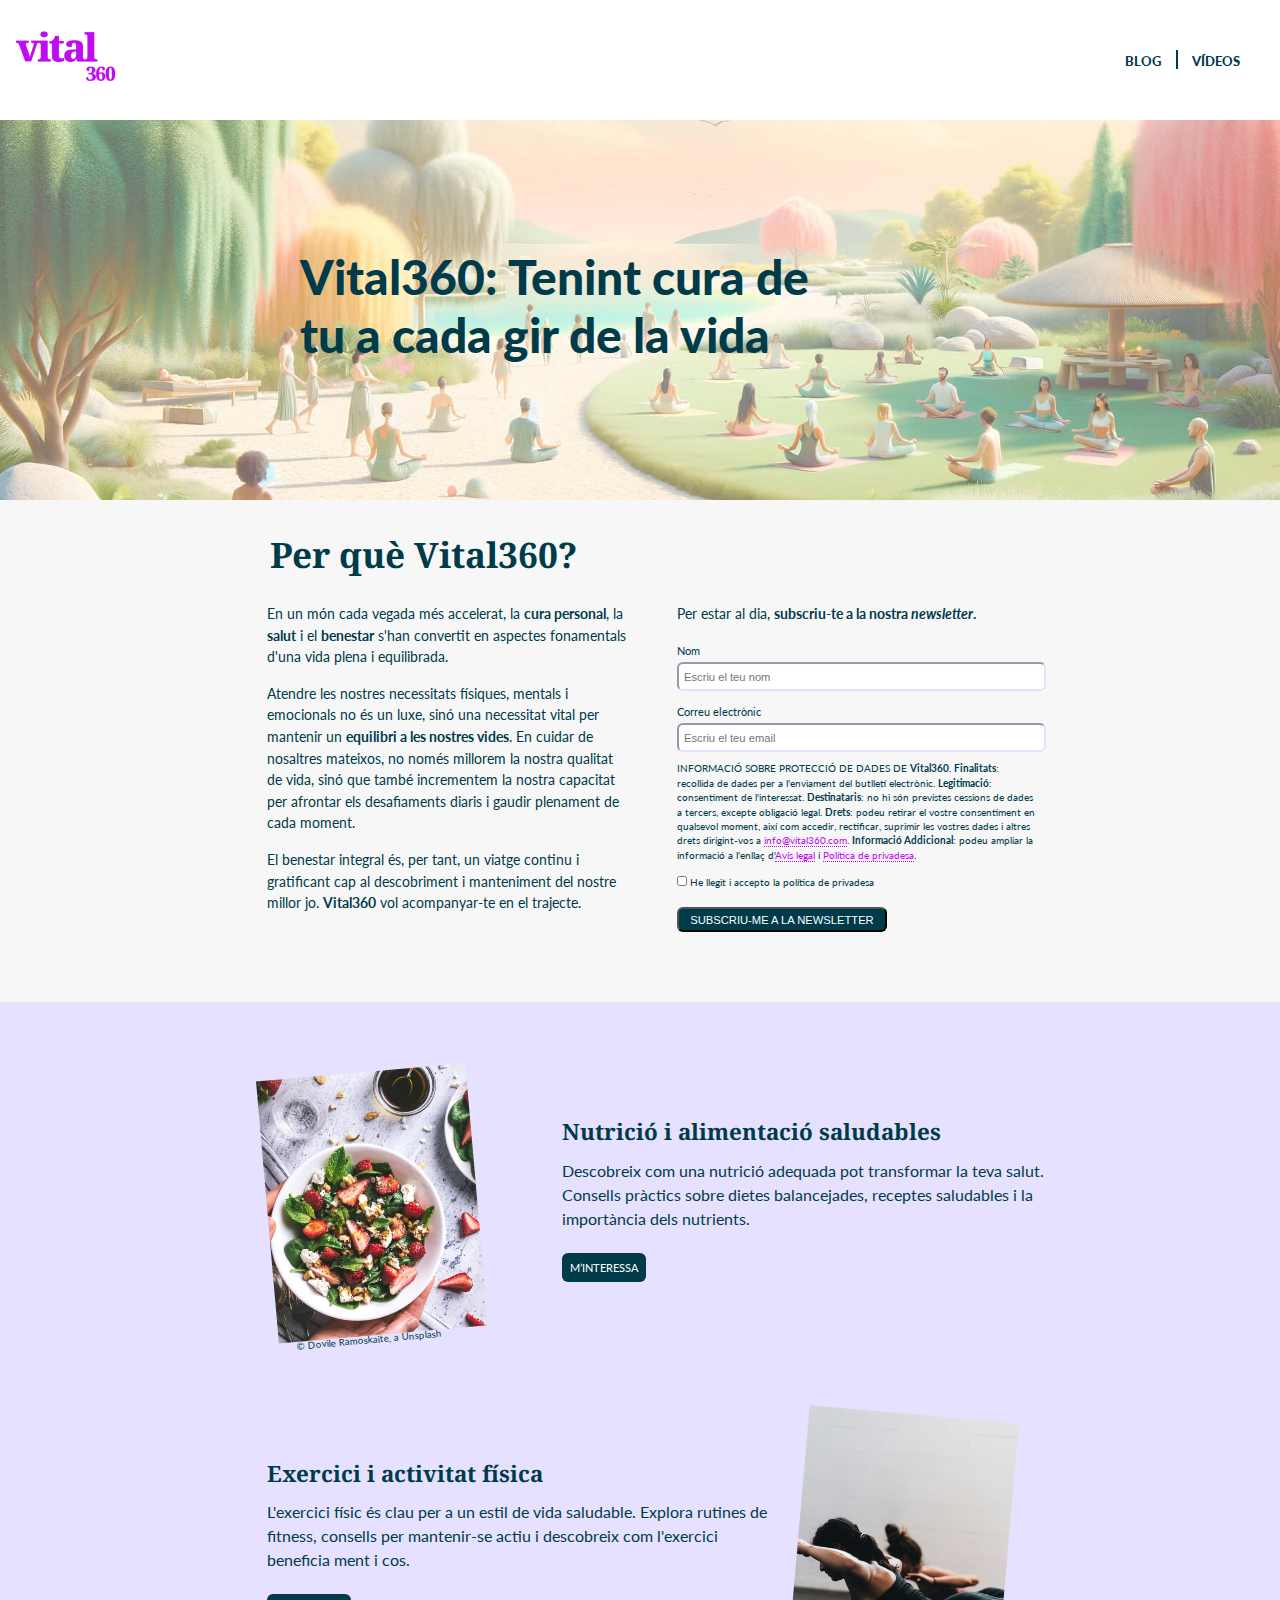
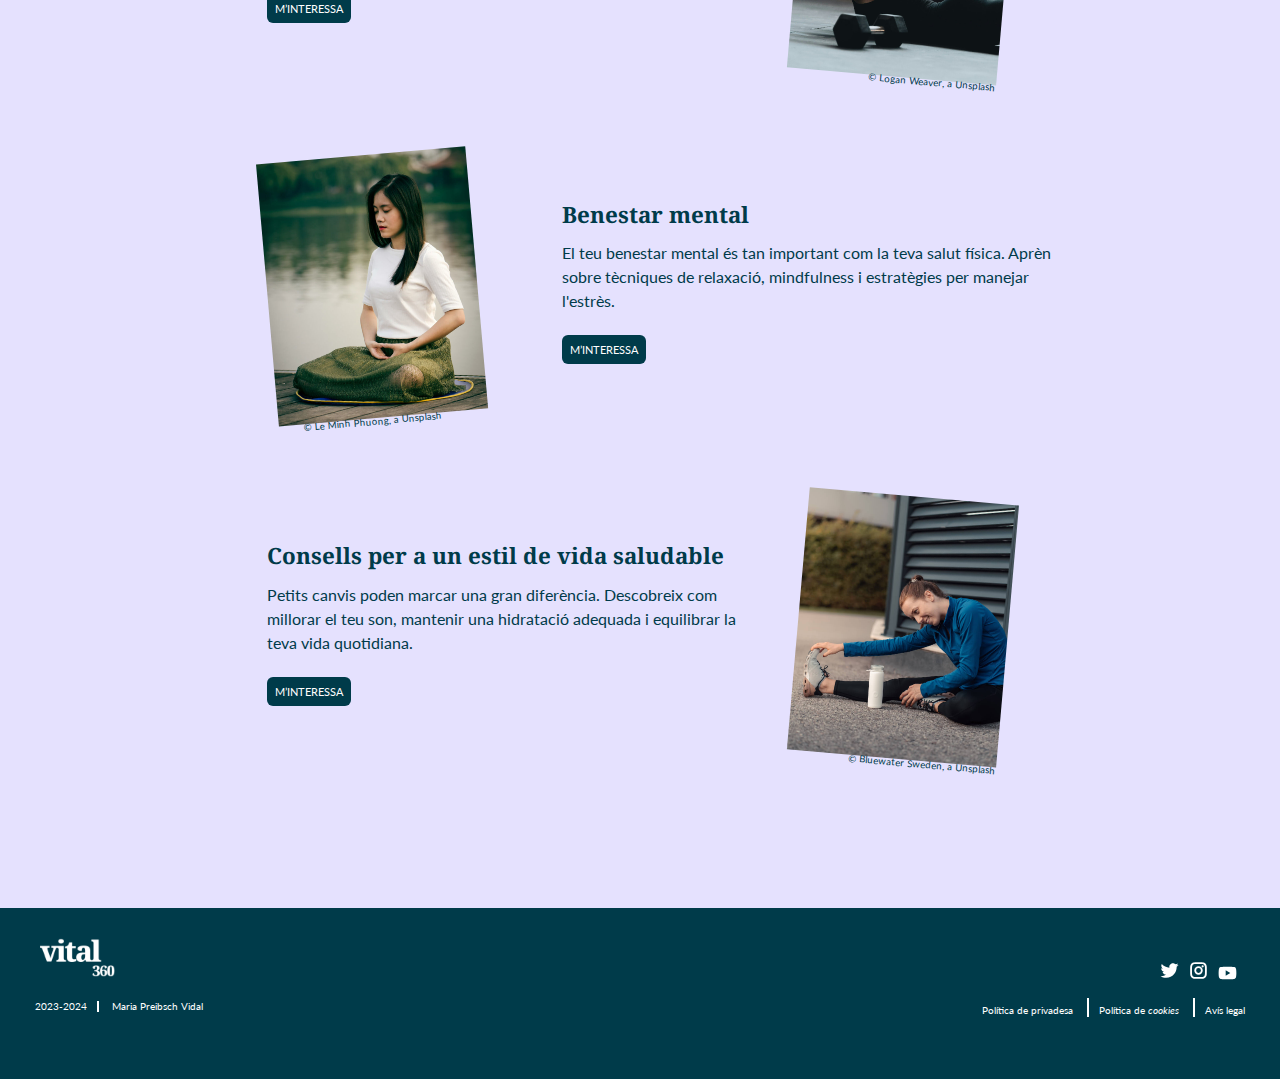
<file: index.html>
<!DOCTYPE html>
<html lang="ca">
  <head>
    <meta charset="utf-8">
    <title>Pàgina inicial de Vital 360</title>
    <meta name="viewport" content="width=device-width, initial-scale=1.0">
    <meta name="description" content="Pàgina inicial de Vital 360">
    <link rel="preconnect" href="https://fonts.googleapis.com">
    <link rel="preconnect" href="https://fonts.gstatic.com" crossorigin>
    <link href="https://fonts.googleapis.com/css2?family=Edu+TAS+Beginner&family=Fira+Sans:ital,wght@0,300;0,500;0,700;0,900;1,300;1,500;1,700;1,900&family=Lato:ital,wght@0,400;0,700;0,900;1,400;1,700;1,900&family=Lobster&family=Noto+Serif:ital,wght@0,600;1,600&display=swap" rel="stylesheet">
    <link rel="stylesheet" href="CSS/estils.css">
  </head>
<body>
    <header>
            <div class="header">
        <a href="index.html" ><img class="logo" src="img/logoVital360.svg" alt="Logo de Vital360"></a>
        <nav>
            <ul>
                <li><a href="blog.html">BLOG</a></li>
                <li><a href="videos.html">VÍDEOS</a></li>
            </ul>
        </nav> 
    </div> 
    </header>
<main>
        <div class="iniciindex">
    <p class="inici">Vital360: Tenint cura de tu a cada gir de la vida</p>
</div>
<article>  
    <div class="container"> 
<h1>Per què Vital360?</h1>
<div class="part2">
    <div class="part2_1">
<p>En un món cada vegada més accelerat, la <strong>cura personal</strong>, la <strong>salut</strong> i el <strong>benestar</strong>
s'han convertit en aspectes fonamentals d'una vida plena i equilibrada.</p>
<p>Atendre les nostres necessitats físiques, mentals i emocionals no és un luxe,
sinó una necessitat vital per mantenir un <strong>equilibri a les nostres vides</strong>. En cuidar
de nosaltres mateixos, no només millorem la nostra qualitat de vida, sinó que
també incrementem la nostra capacitat per afrontar els desafiaments diaris i
gaudir plenament de cada moment.</p>
<p>El benestar integral és, per tant, un viatge continu i gratificant cap al
descobriment i manteniment del nostre millor jo. <strong>Vital360</strong> vol acompanyar-te en
el trajecte.</p>
    </div>
    <div class="part2_2">
<p>Per estar al dia, <strong>subscriu-te a la nostra <i lang="en">newsletter</i>.</strong></p>
<form class="form" action="/my-handling-form-page" method="post">
    <ul>
        <li>
            <label for="nom">Nom</label>
            <input type="text" id="nom" name="nom" placeholder="Escriu el teu nom">
        </li>
        <li>
            <label for="mail">Correu electrònic</label>
            <input type="email" id="mail" name="mail" placeholder="Escriu el teu email">
        </li>
    </ul>
        <p class="info">INFORMACIÓ SOBRE PROTECCIÓ DE DADES DE <strong>Vital360</strong>. <b>Finalitats</b>: recollida de dades per a l'enviament del butlletí electrònic.
        <b>Legitimació</b>: consentiment de l'interessat. <b>Destinataris</b>: no hi són
        previstes cessions de dades a tercers, excepte obligació legal. <b>Drets</b>:
        podeu retirar el vostre consentiment en qualsevol moment, així com
        accedir, rectificar, suprimir les vostres dades i altres drets dirigint-vos a
        <a href="mailto:info@vital360.com">info@vital360.com</a>. <b>Informació Addicional</b>: podeu ampliar la informació a
        l'enllaç d'<a href="">Avís legal</a> i <a href="">Política de privadesa</a>.</p>
        <div>
            <input class="check" type="checkbox" id="condicions" name="condicions" required>
            <label class="condicions" for="condicions">He llegit i accepto la política de privadesa</label>
        </div>
        <div>
            <button class="newsletter" type="submit">SUBSCRIU-ME A LA NEWSLETTER</button>
        </div>
    </form>
    </div>  
    </div>
    </div>
<div class="index">
    <div class="container">
    <div class="pag1">
    <figure>
        <img class="img1" src="img/home-bloc1.jpg" alt="Imatge d'aliments saludables">
        <figcaption class="peu1">
            © Dovile Ramoskaite, a Unsplash
        </figcaption>
    </figure>
    <div class="pag1_2">
<h2>Nutrició i alimentació saludables</h2>
<p>Descobreix com una nutrició adequada pot transformar la teva salut. Consells
pràctics sobre dietes balancejades, receptes saludables i la importància dels
nutrients.</p>
<a class="botó" href="">M’INTERESSA</a>
</div>
</div>
<div class="pag2">
<figure>
    <img class="img2" src="img/home-bloc2.jpg" alt="Foto de dues persones fent exercici">
    <figcaption class="peu2">
        © Logan Weaver, a Unsplash
    </figcaption>
</figure>
<div class="pag2_2">
<h2>Exercici i activitat física</h2>
<p>L'exercici físic és clau per a un estil de vida saludable. Explora rutines de
fitness, consells per mantenir-se actiu i descobreix com l'exercici beneficia ment
i cos.</p>
<a class="botó" href="">M’INTERESSA</a>
</div>
</div>
<div class="pag1">
<figure>
    <img class="img1" src="img/home-bloc3.jpg" alt="Foto d'una persona fent meditació">
    <figcaption class="peu1">
        © Le Minh Phuong, a Unsplash
    </figcaption>
</figure>
<div class="pag1_2">
<h2>Benestar mental</h2>
<p>El teu benestar mental és tan important com la teva salut física. Aprèn sobre
tècniques de relaxació, mindfulness i estratègies per manejar l'estrès.</p>
<a class="botó" href="">M’INTERESSA</a>
</div>
</div>
<div class="pag2">
<figure>
    <img class="img2" src="img/home-bloc4.jpg" alt="Foto d'una persona fent exercici">
    <figcaption class="peu2">
        © Bluewater Sweden, a Unsplash
    </figcaption>
</figure>
<div class="pag2_2">
<h2>Consells per a un estil de vida saludable</h2>
<p>Petits canvis poden marcar una gran diferència. Descobreix com millorar el teu 
son, mantenir una hidratació adequada i equilibrar la teva vida quotidiana.</p>
<a class="botó" href="">M’INTERESSA</a>
</div>
</div>
</div>
</div>
</article>
</main>
<footer>
        <div class="footer">
    <div class="footer1">
    <img class="logo1" src="img/logoVital360-n.svg" alt="Logo de Vital360">
    <p><span class="any">2023-2024</span> <span class="nom">Maria Preibsch Vidal</span></p>
</div>
<div class="footer2">
    <ul class="xarxes">
        <li>
            <a href=""><img src="img/twitter.svg" alt="Logo de X"></a>
        </li>
        <li>
            <a href=""><img src="img/instagram.svg" alt="Logo d'Instagram"></a>
        </li>
        <li>
            <a href=""><img src="img/youtube.svg" alt="Logo de Youtube"></a>
        </li>
    </ul>
    <nav>
     <ul class="final">
        <li>
            <a href="">Política de privadesa</a>
        </li>
        <li>
            <a href="">Política de <i lang="en">cookies</i></a>
        </li>
        <li>
            <a href="">Avís legal</a>
        </li>
     </ul>   
    </nav>
</div>
</div>
</footer>
</body>
</html>
</file>
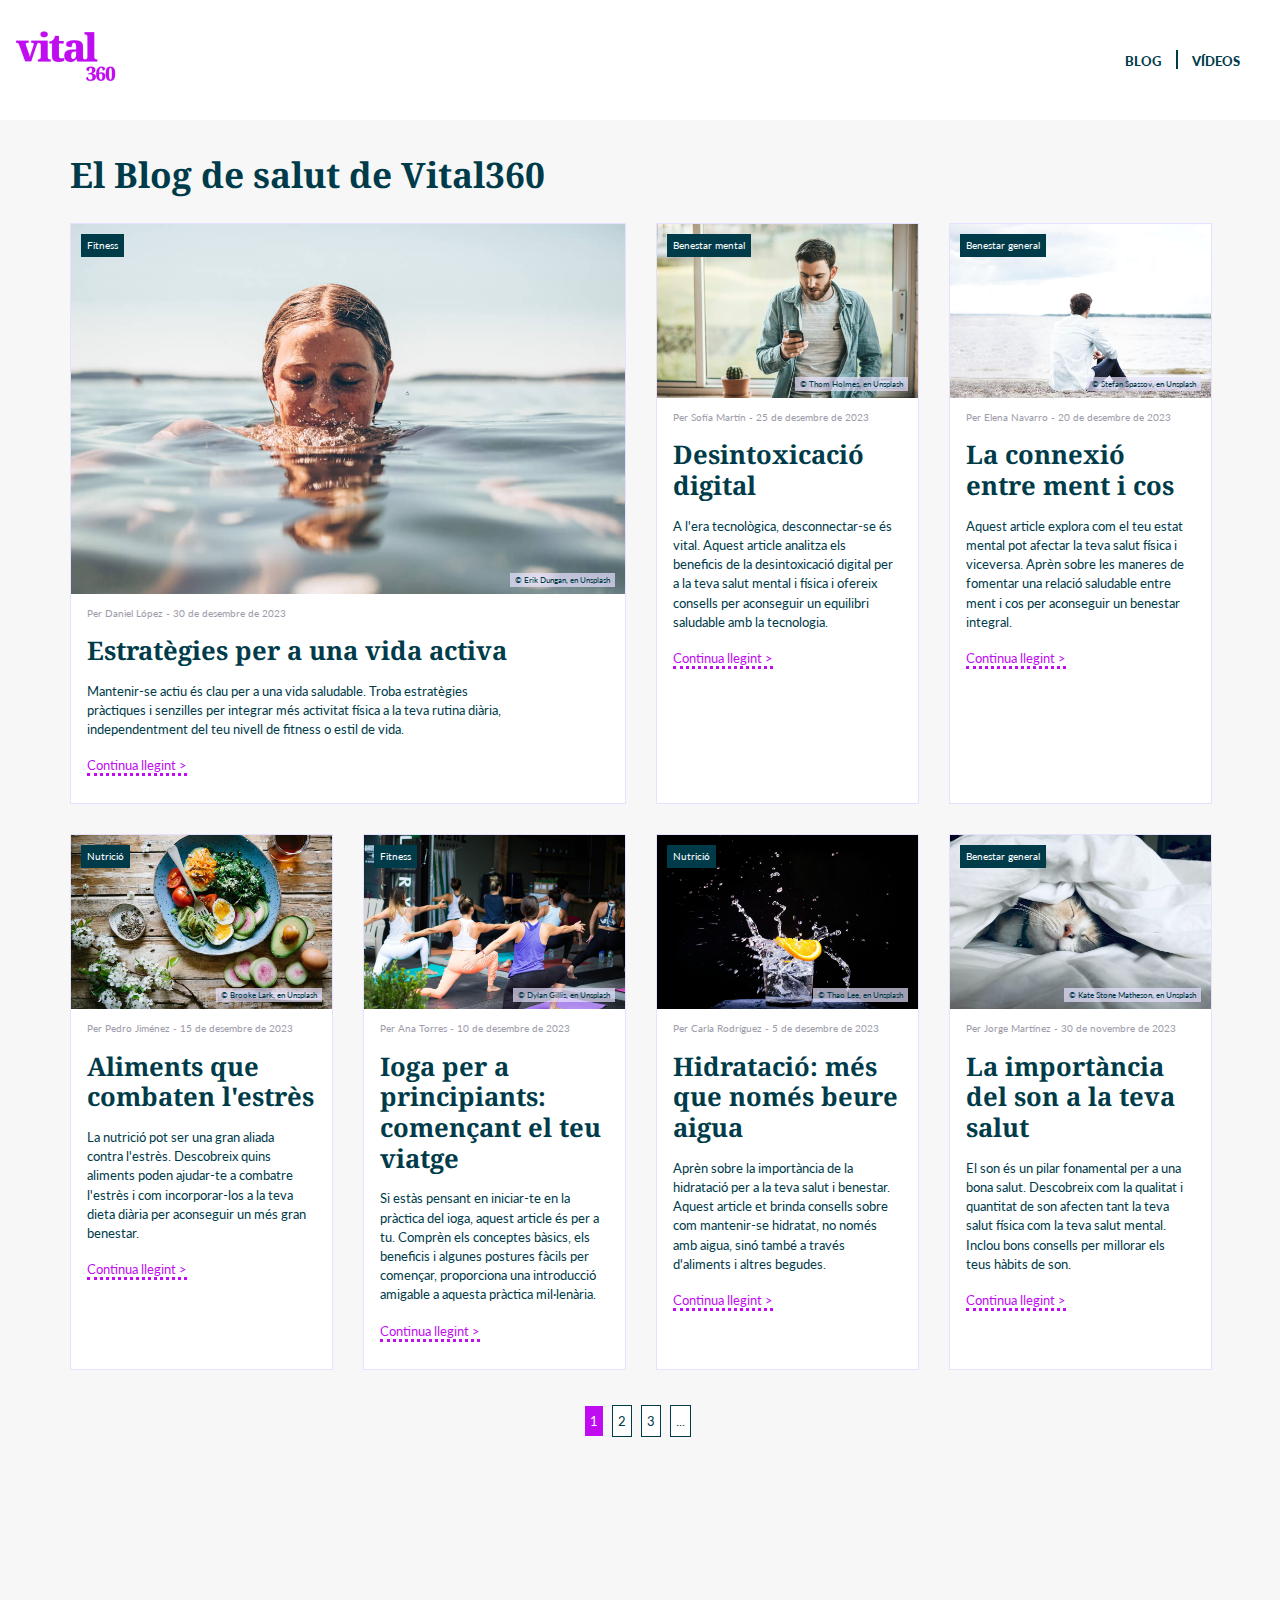
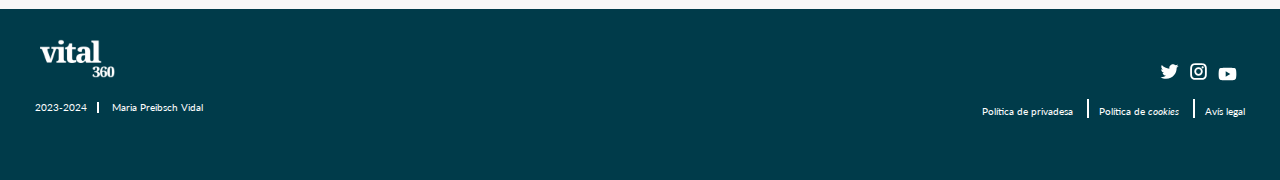
<file: blog.html>
<!DOCTYPE html>
<html lang="ca">
  <head>
    <meta charset="utf-8">
    <title>Blog de Vital 360</title>
    <meta name="viewport" content="width=device-width, initial-scale=1.0">
    <meta name="description" content="Blog de Vital 360">
    <link rel="preconnect" href="https://fonts.googleapis.com">
    <link rel="preconnect" href="https://fonts.gstatic.com" crossorigin>
    <link href="https://fonts.googleapis.com/css2?family=Edu+TAS+Beginner&family=Fira+Sans:ital,wght@0,300;0,500;0,700;0,900;1,300;1,500;1,700;1,900&family=Lato:ital,wght@0,400;0,700;0,900;1,400;1,700;1,900&family=Lobster&family=Noto+Serif:ital,wght@0,600;1,600&display=swap" rel="stylesheet">
    <link rel="stylesheet" href="CSS/estils.css">
  </head>
<body>
    <header>
            <div class="header">
        <a href="index.html" ><img class="logo" src="img/logoVital360.svg" alt="Logo de Vital360"></a>
        <nav>
            <ul>
                <li><a href="blog.html">BLOG</a></li>
                <li><a href="videos.html">VÍDEOS</a></li>
            </ul>
        </nav> 
    </div> 
    </header>
<main class="blog">
<article>
    <div class="container">
<h1>El Blog de salut de Vital360</h1>
<section class="blog1">
<div class="box2">
<div class="box">
<figure class="imgblog">
    <img src="img/estrategies-vida-activa.jpg" alt="Imatge d'una dona banyant-se al mar">
    <a class="categoria" href="">Fitness</a>
    <figcaption class="autor">
        © Erik Dungan, en Unsplash
    </figcaption>
</figure>
</div>
<div class="box1">
<p>Per Daniel López - 30 de desembre de 2023</p>
<h2><a href="entrada.html">Estratègies per a una vida activa</a></h2> 
<p class="pb">Mantenir-se actiu és clau per a una vida saludable. Troba estratègies
pràctiques i senzilles per integrar més activitat física a la teva rutina diària,
independentment del teu nivell de fitness o estil de vida.</p>
<a class="seguir" href="entrada.html">Continua llegint ></a>
</div>
</div>
<div class="box2">
<div class="box">
<figure>
    <img src="img/desintoxicacio-digital.jpg" alt="Imatge d'un home mirant al mòbil">
    <a class="categoria" href="">Benestar mental</a>
    <figcaption class="autor">
        © Thom Holmes, en Unsplash
    </figcaption>
</figure>
</div>
<div class="box1">
    <p>Per Sofía Martín - 25 de desembre de 2023</p>
<h2><a href="">Desintoxicació digital</a></h2> 
<p>A l'era tecnològica, desconnectar-se és vital. Aquest article analitza els
beneficis de la desintoxicació digital per a la teva salut mental i física i ofereix
consells per aconseguir un equilibri saludable amb la tecnologia.</p>
<a class="seguir" href="">Continua llegint ></a>
</div>
</div>
<div class="box2">
<div class="box">
<figure>
    <img src="img/connexio-ment-cos.jpg" alt="Imatge d'un home contemplant el mar">
    <a class="categoria" href="">Benestar general</a>
    <figcaption class="autor">
        © Stefan Spassov, en Unsplash
    </figcaption>
</figure>
</div>
<div class="box1">
    <p>Per Elena Navarro - 20 de desembre de 2023</p>
<h2><a href="">La connexió entre ment i cos</a></h2> 
<p>Aquest article explora com el teu estat mental pot afectar la teva salut física i
viceversa. Aprèn sobre les maneres de fomentar una relació saludable entre
ment i cos per aconseguir un benestar integral.</p>
<a class="seguir" href="">Continua llegint ></a>
</div>
</div>
<div class="box2">
<div class="box">
<figure>
    <img src="img/aliments-combaten-estres.jpg" alt="Imatge d'aliments saludables">
    <a class="categoria" href="">Nutrició</a>
    <figcaption class="autor">
        © Brooke Lark, en Unsplash
    </figcaption>
</figure>
</div>
<div class="box1">
    <p>Per Pedro Jiménez - 15 de desembre de 2023</p>
<h2><a href="">Aliments que combaten l'estrès</a></h2> 
<p>La nutrició pot ser una gran aliada contra l'estrès. Descobreix quins aliments
poden ajudar-te a combatre l'estrès i com incorporar-los a la teva dieta diària
per aconseguir un més gran benestar.</p>
<a class="seguir" href="">Continua llegint ></a>
</div>
</div>
<div class="box2">
<div class="box">
<figure>
    <img src="img/ioga-principiants.jpg" alt="Imatge depersones practicant Ioga">
    <a class="categoria" href="">Fitness</a>
    <figcaption class="autor">
        © Dylan Gillis, en Unsplash
    </figcaption>
</figure>
</div>
<div class="box1">
    <p>Per Ana Torres - 10 de desembre de 2023</p>
<h2><a href="">Ioga per a principiants: començant el teu viatge</a></h2> 
<p>Si estàs pensant en iniciar-te en la pràctica del ioga, aquest article és per a tu.
Comprèn els conceptes bàsics, els beneficis i algunes postures fàcils per
començar, proporciona una introducció amigable a aquesta pràctica mil·lenària.</p>
<a class="seguir" href="">Continua llegint ></a>
</div>
</div>
<div class="box2">
<div class="box">
<figure>
    <img src="img/hidratacio.jpg" alt="Imatge d'un got d'aigua esquitxant">
    <a class="categoria" href="">Nutrició</a>
    <figcaption class="autor">
        © Thao Lee, en Unsplash
    </figcaption>
</figure>
</div>
<div class="box1">
    <p>Per Carla Rodríguez - 5 de desembre de 2023</p>
<h2><a href="">Hidratació: més que només beure aigua</a></h2>
<p>Aprèn sobre la importància de la hidratació per a la teva salut i benestar.
Aquest article et brinda consells sobre com mantenir-se hidratat, no només amb
aigua, sinó també a través d'aliments i altres begudes.</p>
<a class="seguir" href="">Continua llegint ></a>
</div>
</div>
<div class="box2">
<div class="box">
<figure>
    <img src="img/importancia-son-salut.jpg" alt="Imatge d'un gat dormint">
    <a class="categoria" href="">Benestar general</a>
    <figcaption class="autor">
        © Kate Stone Matheson, en Unsplash
    </figcaption>
</figure>
</div>
<div class="box1">
    <p>Per Jorge Martínez - 30 de novembre de 2023</p>
<h2><a href="">La importància del son a la teva salut</a></h2>
<p>El son és un pilar fonamental per a una bona salut. Descobreix com la qualitat i
quantitat de son afecten tant la teva salut física com la teva salut mental. Inclou
bons consells per millorar els teus hàbits de son.</p>
<a class="seguir" href="">Continua llegint ></a>
</div>
</div>
</section>
<ul>
    <li>1</li>
    <li><a href="">2</a></li>
    <li><a href="">3</a></li>
    <li><a href="">...</a></li>
</ul>
</div>
</article>
</main>
<footer>
        <div class="footer">
    <div class="footer1">
    <img class="logo1" src="img/logoVital360-n.svg" alt="Logo de Vital360">
    <p><span class="any">2023-2024</span> <span class="nom">Maria Preibsch Vidal</span></p>
</div>
<div class="footer2">
    <ul class="xarxes">
        <li>
            <a href=""><img src="img/twitter.svg" alt="Logo de X"></a>
        </li>
        <li>
            <a href=""><img src="img/instagram.svg" alt="Logo d'Instagram"></a>
        </li>
        <li>
            <a href=""><img src="img/youtube.svg" alt="Logo de Youtube"></a>
        </li>
    </ul>
    <nav>
     <ul class="final">
        <li>
            <a href="">Política de privadesa</a>
        </li>
        <li>
            <a href="">Política de <i lang="en">cookies</i></a>
        </li>
        <li>
            <a href="">Avís legal</a>
        </li>
     </ul>   
    </nav>
</div>
</div>
</footer>
</body>
</html>
</file>
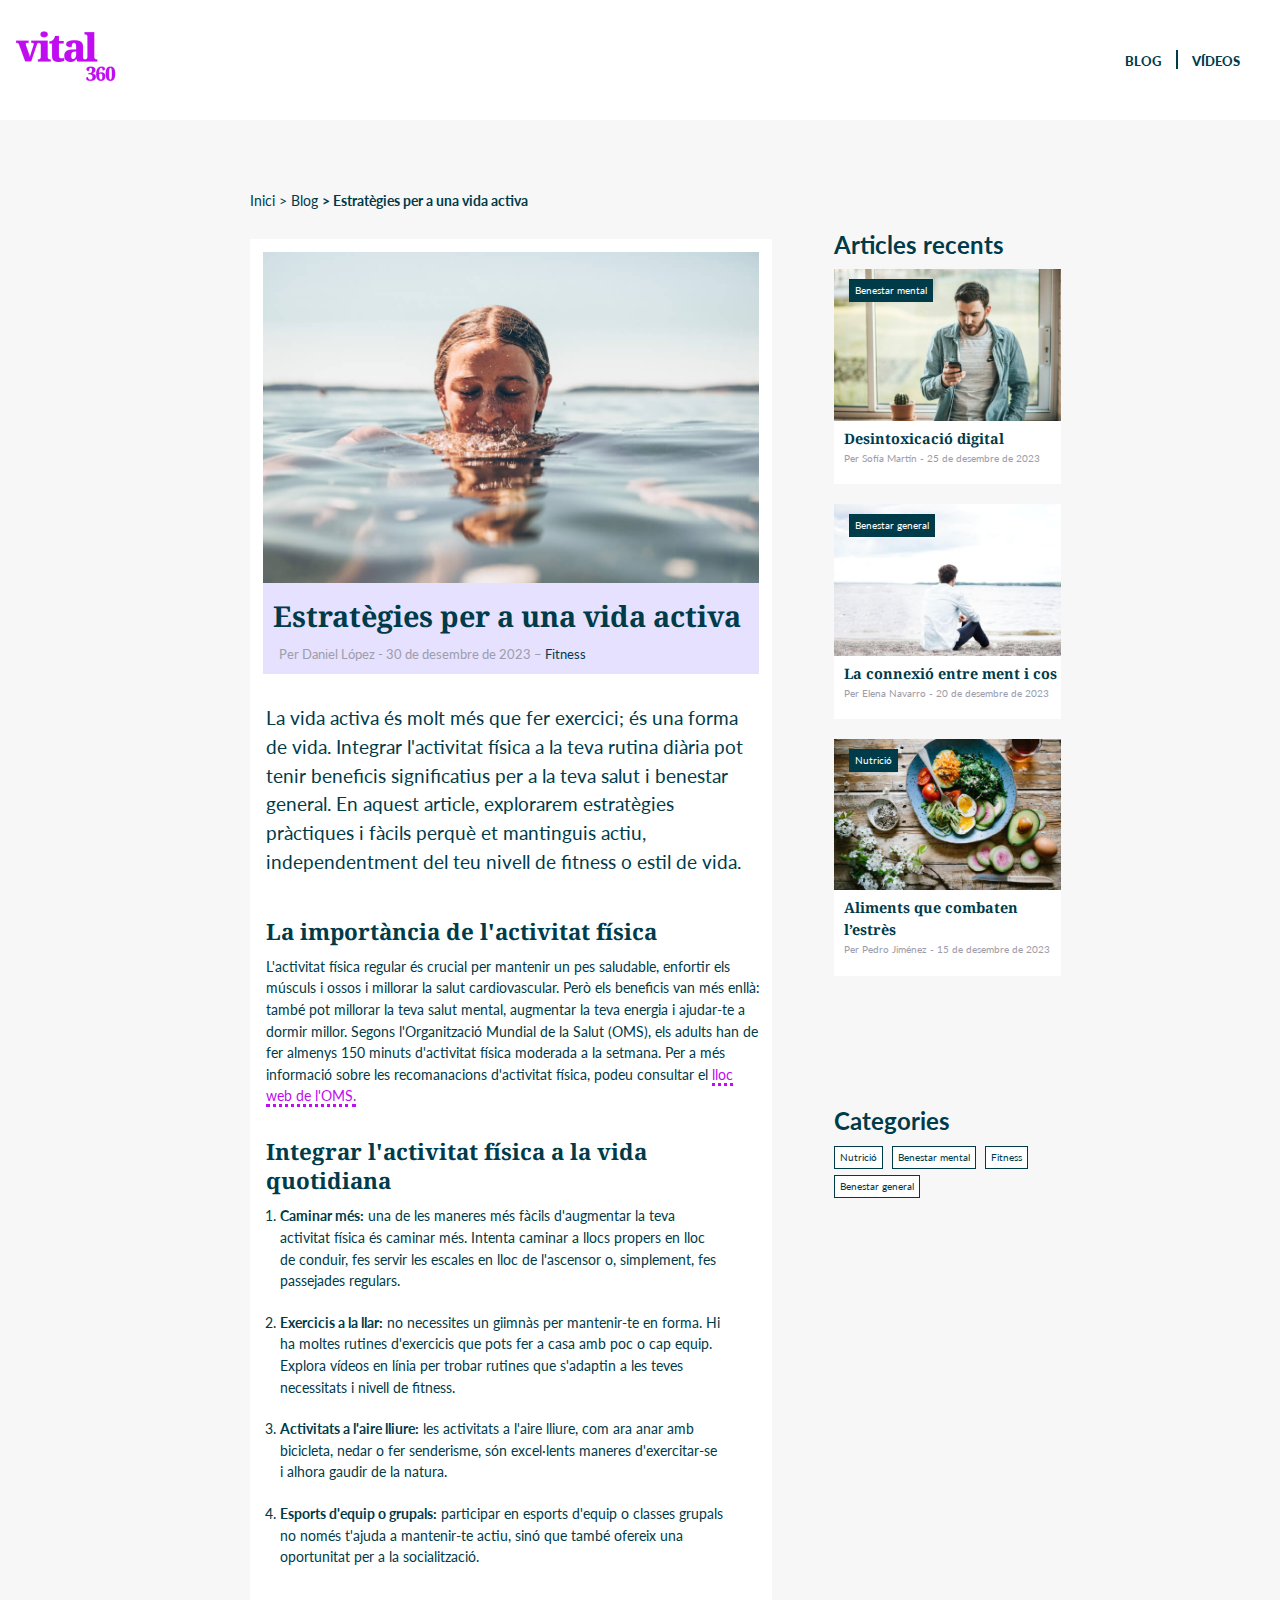
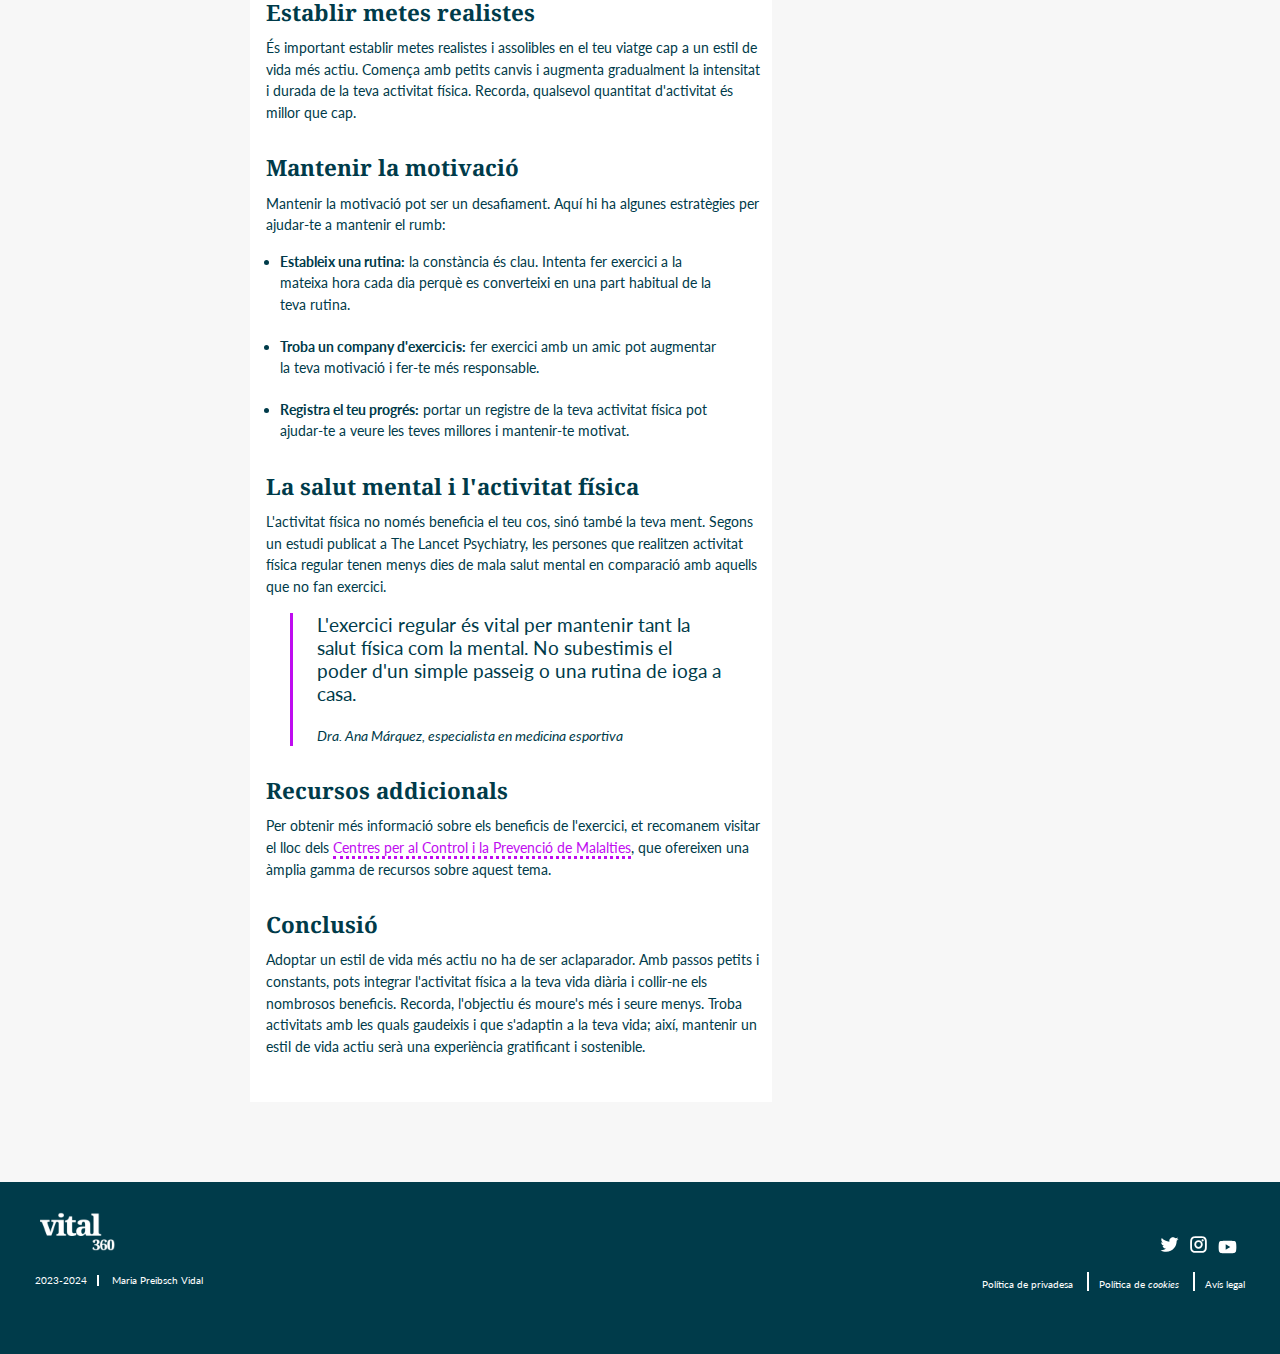
<file: entrada.html>
<!DOCTYPE html>
<html lang="ca">
  <head>
    <meta charset="utf-8">
    <title>Estratègies per a una vida activa</title>
    <meta name="viewport" content="width=device-width, initial-scale=1.0">
    <meta name="description" content="Entrada del blog de Vital360: Estrat`gies per a una vida activa">
    <link rel="preconnect" href="https://fonts.googleapis.com">
    <link rel="preconnect" href="https://fonts.gstatic.com" crossorigin>
    <link href="https://fonts.googleapis.com/css2?family=Edu+TAS+Beginner&family=Fira+Sans:ital,wght@0,300;0,500;0,700;0,900;1,300;1,500;1,700;1,900&family=Lato:ital,wght@0,400;0,700;0,900;1,400;1,700;1,900&family=Lobster&family=Noto+Serif:ital,wght@0,600;1,600&display=swap" rel="stylesheet">
    <link rel="stylesheet" href="CSS/estils.css">
  </head>
<body>
    <header>
            <div class="header">
        <a href="index.html" ><img class="logo" src="img/logoVital360.svg" alt="Logo de Vital360"></a>
        <nav>
            <ul>
                <li><a href="blog.html">BLOG</a></li>
                <li><a href="videos.html">VÍDEOS</a></li>
            </ul>
        </nav>
        </div> 
    </header>
<main>
    <div class="container">
<article class="containerentrada">
    <div class="entrada1">
    <ul class="ruta">
        <li><a href="index.html">Inici</a></li>
        <li> > <a href="blog.html">Blog</a></li>
        <li><b> > Estratègies per a una vida activa</b></li>
    </ul>
    <div class="entrada">
    <div class="foto">
    <img src="img/estrategies-vida-activa.jpg" alt="Imatge d'una dona banyant-se al mar">
    <div class="foto1">
    <h1>Estratègies per a una vida activa</h1>
    <p>Per Daniel López - 30 de desembre de 2023 – <span>Fitness</span></p>
    </div>
    </div>
    <div class="paràgraf1">
    <p>La vida activa és molt més que fer exercici; és una forma de vida. Integrar
    l'activitat física a la teva rutina diària pot tenir beneficis significatius per a la teva
    salut i benestar general. En aquest article, explorarem estratègies pràctiques i
    fàcils perquè et mantinguis actiu, independentment del teu nivell de fitness o
    estil de vida.</p>
    </div>
    <h2>La importància de l'activitat física</h2>
    <p>L'activitat física regular és crucial per mantenir un pes saludable, enfortir els
    músculs i ossos i millorar la salut cardiovascular. Però els beneficis van més
    enllà: també pot millorar la teva salut mental, augmentar la teva energia i
    ajudar-te a dormir millor. Segons l'Organització Mundial de la Salut (OMS), els
    adults han de fer almenys 150 minuts d'activitat física moderada a la setmana.
    Per a més informació sobre les recomanacions d'activitat física, podeu
    consultar el <a href="https://www.who.int/es">lloc web de l'OMS.</a></p>
    <h2>Integrar l'activitat física a la vida quotidiana</h2>
    <ol>
       <li><b>Caminar més:</b> una de les maneres més fàcils d'augmentar la teva
    activitat física és caminar més. Intenta caminar a llocs propers en lloc de
    conduir, fes servir les escales en lloc de l'ascensor o, simplement, fes
    passejades regulars.</li>
    <li><b>Exercicis a la llar:</b> no necessites un giimnàs per mantenir-te en forma. Hi
    ha moltes rutines d'exercicis que pots fer a casa amb poc o cap equip.
    Explora vídeos en línia per trobar rutines que s'adaptin a les teves
    necessitats i nivell de fitness.</li>
    <li><b>Activitats a l'aire lliure:</b> les activitats a l'aire lliure, com ara anar amb
    bicicleta, nedar o fer senderisme, són excel·lents maneres d'exercitar-se
    i alhora gaudir de la natura.</li>
    <li><b>Esports d'equip o grupals:</b> participar en esports d'equip o classes
    grupals no només t'ajuda a mantenir-te actiu, sinó que també ofereix
    una oportunitat per a la socialització.</li>
    </ol>
    <h2>Establir metes realistes</h2>
    <p>És important establir metes realistes i assolibles en el teu viatge cap a un estil
    de vida més actiu. Comença amb petits canvis i augmenta gradualment la
    intensitat i durada de la teva activitat física. Recorda, qualsevol quantitat
    d'activitat és millor que cap.</p>
    <h2>Mantenir la motivació</h2>
<p>Mantenir la motivació pot ser un desafiament. Aquí hi ha algunes estratègies
per ajudar-te a mantenir el rumb:</p>
<ul>
    <li><b>Estableix una rutina:</b> la constància és clau. Intenta fer exercici a la
mateixa hora cada dia perquè es converteixi en una part habitual de la
teva rutina.</li>
<li><b>Troba un company d'exercicis:</b> fer exercici amb un amic pot augmentar
la teva motivació i fer-te més responsable.</li>
<li><b>Registra el teu progrés:</b> portar un registre de la teva activitat física pot
ajudar-te a veure les teves millores i mantenir-te motivat.</li>
</ul>
<h2>La salut mental i l'activitat física</h2>
<p>L'activitat física no només beneficia el teu cos, sinó també la teva ment. Segons
un estudi publicat a The Lancet Psychiatry, les persones que realitzen activitat
física regular tenen menys dies de mala salut mental en comparació amb
aquells que no fan exercici.</p>
<div class="cita">
<blockquote>L'exercici regular és vital per mantenir tant la salut física com la mental. No
subestimis el poder d'un simple passeig o una rutina de ioga a casa.</blockquote>
<p><i>Dra. Ana Márquez, especialista en medicina esportiva</i></p>
</div>
<h2>Recursos addicionals</h2>
<p>Per obtenir més informació sobre els beneficis de l'exercici, et recomanem
visitar el lloc dels <a href=" https://www.cdc.gov/physicalactivity/basics/pa-health/index.html">Centres per al Control i la Prevenció de Malalties</a>, que
ofereixen una àmplia gamma de recursos sobre aquest tema. </p>
<h2>Conclusió</h2>
<p>Adoptar un estil de vida més actiu no ha de ser aclaparador. Amb passos petits
i constants, pots integrar l'activitat física a la teva vida diària i collir-ne els
nombrosos beneficis. Recorda, l'objectiu és moure's més i seure menys. Troba
activitats amb les quals gaudeixis i que s'adaptin a la teva vida; així, mantenir
un estil de vida actiu serà una experiència gratificant i sostenible.</p>
</div>
</div>
<aside>
    <div class="aside">
<h3>Articles recents</h3>
<div  class="articles">
<ul>
<li>
    <div class="lateral1">
    <div class="lateral">
    <img src="img/desintoxicacio-digital.jpg" alt="Imatge d'un home mirant al mòbil">
    <a class="categoria" href="">Benestar mental</a>
    </div>
    <h4><a href="">Desintoxicació digital</a></h4>
    <p>Per Sofía Martín - 25 de desembre de 2023</p>
    </div>
</li>
<li>
    <div class="lateral1"> 
    <div class="lateral">
    <img src="img/connexio-ment-cos.jpg" alt="Imatge d'un home contemplant el mar">
    <a class="categoria" href="">Benestar general</a>
    </div>  
    <h4><a href="">La connexió entre ment i cos</a></h4>
    <p>Per Elena Navarro - 20 de desembre de 2023</p>
    </div>
</li>
<li>
    <div class="lateral1">
    <div class="lateral">
    <img src="img/aliments-combaten-estres.jpg" alt="Imatge d'aliments saludables">
    <a class="categoria" href="">Nutrició</a>
    </div>
    <h4><a href="">Aliments que combaten l’estrès</a></h4>
    <p>Per Pedro Jiménez - 15 de desembre de 2023</p>
    </div>
</li>
</ul>
</div>
<h3>Categories</h3>
<ul class="categories">
    <li><a href="">Nutrició</a></li>
    <li><a href="">Benestar mental</a></li>
    <li><a href="">Fitness</a></li>
    <li><a href="">Benestar general</a></li>
</ul>
</div>
</aside>

</article>
</div>
</main>
<footer>
        <div class="footer">
    <div class="footer1">
    <img class="logo1" src="img/logoVital360-n.svg" alt="Logo de Vital360">
    <p><span class="any">2023-2024</span> <span class="nom">Maria Preibsch Vidal</span></p>
</div>
<div class="footer2">
    <ul class="xarxes">
        <li>
            <a href=""><img src="img/twitter.svg" alt="Logo de X"></a>
        </li>
        <li>
            <a href=""><img src="img/instagram.svg" alt="Logo d'Instagram"></a>
        </li>
        <li>
            <a href=""><img src="img/youtube.svg" alt="Logo de Youtube"></a>
        </li>
    </ul>
    <nav>
     <ul class="final">
        <li>
            <a href="">Política de privadesa</a>
        </li>
        <li>
            <a href="">Política de <i lang="en">cookies</i></a>
        </li>
        <li>
            <a href="">Avís legal</a>
        </li>
     </ul>   
     </nav>
</div>
</div>
</footer>
</body>
</html>
</file>
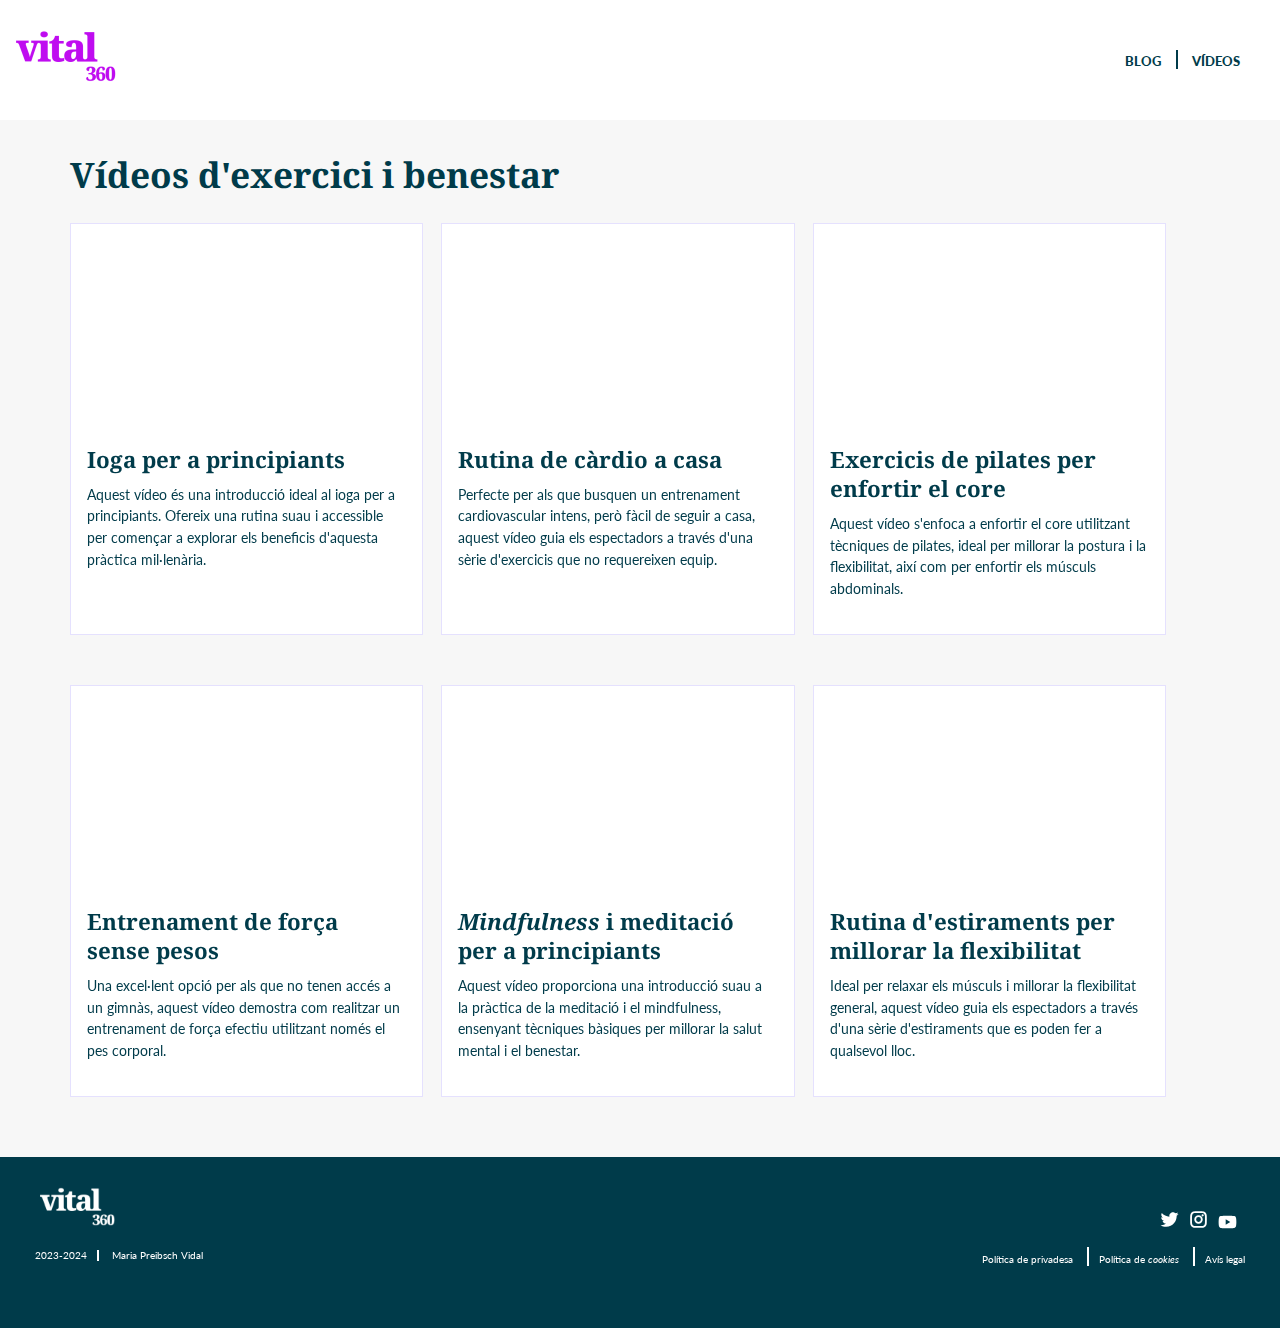
<file: videos.html>
<!DOCTYPE html>
<html lang="ca">
  <head>
    <meta charset="utf-8">
    <title>Diferents vídeos d'exemple</title>
    <meta name="viewport" content="width=device-width, initial-scale=1.0">
    <meta name="description" content="La pàgina està composta de diferents vídeos interessants sobre salut personal">
    <link rel="preconnect" href="https://fonts.googleapis.com">
    <link rel="preconnect" href="https://fonts.gstatic.com" crossorigin>
    <link href="https://fonts.googleapis.com/css2?family=Edu+TAS+Beginner&family=Fira+Sans:ital,wght@0,300;0,500;0,700;0,900;1,300;1,500;1,700;1,900&family=Lato:ital,wght@0,400;0,700;0,900;1,400;1,700;1,900&family=Lobster&family=Noto+Serif:ital,wght@0,600;1,600&display=swap" rel="stylesheet">
    <link rel="stylesheet" href="CSS/estils.css">
  </head>
<body>
    <header>
            <div class="header">
        <a href="index.html" ><img class="logo" src="img/logoVital360.svg" alt="Logo de Vital360"></a>
        <nav>
            <ul>
                <li><a href="blog.html">BLOG</a></li>
                <li><a href="videos.html">VÍDEOS</a></li>
            </ul>
        </nav>
            </div>  
    </header>
<main>
    <div  class="container">
<article>
<h1 class="videos">Vídeos d'exercici i benestar</h1>
<section class="containervideos">
<div class="v1">
<iframe width="560" height="315" src="https://www.youtube.com/embed/VaoV1PrYft4?si=DFaPnvmFEMnejIRn" title="YouTube video player" allow="accelerometer; autoplay; clipboard-write; encrypted-media; gyroscope; picture-in-picture; web-share" allowfullscreen></iframe>
<h2>Ioga per a principiants</h2>
<p>Aquest vídeo és una introducció ideal al ioga per a principiants. Ofereix una
rutina suau i accessible per començar a explorar els beneficis d'aquesta
pràctica mil·lenària.</p>
</div>
<div class="v2">
    <iframe width="560" height="315" src="https://www.youtube.com/embed/ksi-c8YgClY?si=h8Wq-2JlCQVw0cVb" title="YouTube video player" allow="accelerometer; autoplay; clipboard-write; encrypted-media; gyroscope; picture-in-picture; web-share" allowfullscreen></iframe>
<h2>Rutina de càrdio a casa</h2>
<p>Perfecte per als que busquen un entrenament cardiovascular intens, però fàcil
de seguir a casa, aquest vídeo guia els espectadors a través d'una sèrie
d'exercicis que no requereixen equip.</p>
</div>
<div class="v3">
    <iframe width="560" height="315" src="https://www.youtube.com/embed/qXr7xHZUxvY?si=uLN0TwvLT98VTUyt" title="YouTube video player" allow="accelerometer; autoplay; clipboard-write; encrypted-media; gyroscope; picture-in-picture; web-share" allowfullscreen></iframe>
<h2>Exercicis de pilates per enfortir el core</h2>
<p>Aquest vídeo s'enfoca a enfortir el core utilitzant tècniques de pilates, ideal per
millorar la postura i la flexibilitat, així com per enfortir els músculs abdominals.</p>
</div>
<div class="v4">
    <iframe width="560" height="315" src="https://www.youtube.com/embed/mT8MVyEopgs?si=R5ctjsScpM_2yabB" title="YouTube video player" allow="accelerometer; autoplay; clipboard-write; encrypted-media; gyroscope; picture-in-picture; web-share" allowfullscreen></iframe> 
<h2>Entrenament de força sense pesos</h2>
<p>Una excel·lent opció per als que no tenen accés a un gimnàs, aquest vídeo
demostra com realitzar un entrenament de força efectiu utilitzant només el pes
corporal.</p>
</div>
<div class="v5">
    <iframe width="560" height="315" src="https://www.youtube.com/embed/ZToicYcHIOU?si=oewHxQGRo11CfRlv" title="YouTube video player" allow="accelerometer; autoplay; clipboard-write; encrypted-media; gyroscope; picture-in-picture; web-share" allowfullscreen></iframe>
    <h2><i lang="en">Mindfulness</i> i meditació per a principiants</h2>
    <p>Aquest vídeo proporciona una introducció suau a la pràctica de la meditació i el
    mindfulness, ensenyant tècniques bàsiques per millorar la salut mental i el
    benestar.</p>
</div>
<div class="v6">
    <iframe width="560" height="315" src="https://www.youtube.com/embed/2L2lnxIcNmo?si=_VO9ObVakBQwxFpC" title="YouTube video player" allow="accelerometer; autoplay; clipboard-write; encrypted-media; gyroscope; picture-in-picture; web-share" allowfullscreen></iframe>
    <h2>Rutina d'estiraments per millorar la flexibilitat</h2>
<p>Ideal per relaxar els músculs i millorar la flexibilitat general, aquest vídeo guia
els espectadors a través d'una sèrie d'estiraments que es poden fer a qualsevol
lloc.</p>
</div>
</section>
</article>
    </div>
</main>
<footer>
        <div class="footer">
    <div class="footer1">
    <img class="logo1" src="img/logoVital360-n.svg" alt="Logo de Vital360">
    <p><span class="any">2023-2024</span> <span class="nom">Maria Preibsch Vidal</span></p>
</div>
<div class="footer2">
    <ul class="xarxes">
        <li>
            <a href=""><img src="img/twitter.svg" alt="Logo de X"></a>
        </li>
        <li>
            <a href=""><img src="img/instagram.svg" alt="Logo d'Instagram"></a>
        </li>
        <li>
            <a href=""><img src="img/youtube.svg" alt="Logo de Youtube"></a>
        </li>
    </ul>
    <nav>
     <ul class="final">
        <li>
            <a href="">Política de privadesa</a>
        </li>
        <li>
            <a href="">Política de <i lang="en">cookies</i></a>
        </li>
        <li>
            <a href="">Avís legal</a>
        </li>
     </ul>  
    </nav> 
</div>
</div>
</footer>
</body>
</html>
</file>
<file: CSS/estils.css>
/*General*/

*,
*:before,
*:after {
    margin:0;
    padding:0;
}
.container{
    width: 100%; 
    padding-left: 1rem;
    padding-right: 1rem;           
}
.container-fluid{
    width:100%;
    padding-left: 1rem;
    padding-right: 1rem;
}
body{
    font-family: "lato";
    background-color: rgb(247, 247, 247);
    color:rgb(0, 59, 74);
}
h1{
    font-family: "Noto Serif";
    font-size: 2.4rem;
    width: 95%;
    margin-top: 40px;
    margin-bottom: 40px;   
}
h2{
    font-family: "Noto Serif";
    font-size: 1.5rem;
    line-height: 1;
    margin-top: 20px;
}
p{
    width:90%;
    text-align: left;
    font-size: 1rem;
    line-height: 1.5;
    margin-bottom: 25px;
}
a{ 
    text-decoration: none;
}
img-fluid{
    max-width: 100%;
    height: auto;
    display: block;
}


/*header*/

header{
    background-color: rgb(255, 255, 255);
    height:120px;
    width:100%;     
}
.header{
    display:flex;
    flex-direction: row;
    justify-content: space-between;
}
.logo{
    width: 100px;
    height:auto;
    display:flex;  
    padding-top: 30px; 
    float: left;
    padding-left:1rem;
}
header nav ul{
    padding-top: 50px; 
    padding-right: 2.5rem;
    width:200px;       
}
header nav ul li{
    display:inline-block;
    list-style: none;   
}
header nav ul li:first-child{
    border-right: 2px solid rgb(0, 59, 74);
    padding-right: 15px;
}
header nav ul li:last-child{
    padding-left: 10px;    
}
header nav ul li a{
    font-size: 1rem;
    color: rgb(0, 59, 74);
    font-weight: 900;
}
header nav ul li a:hover{
    color: rgb(191, 12, 240)
}
header nav{
    text-align: right;
}


/*footer*/

footer{
    background-color: rgb(0, 59, 74);
    color: rgb(255, 255, 255);
    width:100%; 
    padding-bottom: 70px;  
}
footer p{
    font-size: 0.7rem;
    text-align: center;
    margin-top: 20px;
}
footer ul li{
    list-style: none;
}
.any{
    border-right: 2px solid rgb(255, 255, 255);
    padding-right: 10px;
}
.nom{
    padding-left: 10px;
}
.logo1{
    width: 100px;
    height: auto;
    padding-top: 30px;
    padding-left: 37%;
}
.xarxes{
    text-align: center;
}
.xarxes li{
    display: inline;
}
.xarxes a{
    width:30px;    
}
.xarxes a:hover{
    opacity: 0.7;
}
footer img{
    width: 20px;
}
.final{
    text-align: center;
    line-height: 1.5;
    font-weight: normal;
}
.final a{
    color: rgb(255, 255, 255);
    font-size: 0.7rem;
}
.final a:hover{
    color: rgb(229, 225, 254);
}


/*index.html*/

.iniciindex{
    background-image: url(../img/hero-image-home.jpg);
    background-repeat: no-repeat;
    width:100%;
    height:520px;
    background-size: cover;
    background-position: center center; 
    padding-left: 0;
    padding-right: 0;
}
.inici{
    font-size:3rem;
    font-weight: 900;
    padding-top: 40%;
    padding-left: 1rem;
    line-height: 1.2;
    width: 90%;  
}
form{
    width: 95%;
    line-height: 2;
}
form li{ 
    list-style: none;
    font-size: 1rem;
}
label{
    display: block;   
}
input{ 
    height:30px;
    width: 95%;
    border-radius: 6px;
    border-color: rgb(229, 225, 254);
    font-size: 1rem;
    padding-left: 5px;
}
.info{
    margin-top: 25px;
    font-size: 0.8rem;
}
.info a{
    border-bottom: 1px dotted rgb(191, 12, 240);
    color: rgb(191, 12, 240);
}
.info a:hover{
    color: rgb(0, 59, 74);
    border-bottom: 1px dotted rgb(0, 59, 74);
}
.condicions{
    font-size: 0.8rem;
    display: inline-block;
}
.check{
    width: 12px;
    height: 12px;
    border-color: rgb(158, 157, 171);
}
.newsletter{
    height:30px;
    width: 280px;
    border-radius: 6px;
    background-color: rgb(0, 59, 74);
    font-size: 1rem;
    text-align: center;
    color:rgb(255, 255, 255);
    margin-top: 35px;
    margin-bottom: 70px;
}
.newsletter:hover{
    background-color: rgb(191, 12, 240);
    cursor: pointer;
}
.index{
    background-color: rgb(229, 225, 254);
    padding-bottom: 140px;
    padding-left: 0;
    padding-right: 0;
}
.index p{
    margin-top: 30px;
    margin-bottom: 50px;
}
.img1, .img2{
    width: 92%;
    height:auto;
    padding-top: 80px;   
}
figcaption{
    font-size: 0.7rem;
    text-align: right;
    padding-right: 2rem;
    line-height: 0.5;
}
.botó{
    text-decoration: none;
    margin-top: 30px;
    margin-bottom: 60px;
    color: rgb(255, 255, 255);
    font-size: 1rem;
    text-align: center;
    border-radius: 6px;
    background-color: rgb(0, 59, 74);
    padding: 8px;
    
}
.botó:hover{
    background-color: rgb(191, 12, 240);
}


/*blog.html*/

.blog{
    background-color: rgb(247, 247, 247);
    padding-bottom: 180px;
}
.blog img{
    width: 100%;
    height: auto;      
}
.box{
    position:relative;
}
.categoria{
    color: rgb(255, 255, 255);
    background-color: rgb(0, 59, 74);
    padding:8px;
    position: absolute;
    top:10px;
    left:10px;
    font-size: 0.8rem;
}
.categoria:hover{
    background-color: rgb(191, 12, 240);
}
.autor{
    color: rgb(0, 59, 74);
    background-color: rgb(229, 225, 254, 0.7);
    padding: 5px;
    font-size: 0.6rem;
    position: absolute;
    bottom: 12px;
    right: 10px;
}
.box2{
    background-color: rgb(255, 255, 255);
    width: 92%;
    height: auto;
    border: 1px solid rgb(229, 225, 254); 
    padding-bottom: 30px;
    margin-bottom: 70px;
}
.box1 p:first-child{
    color: rgb(158, 157, 171);
    font-size: 0.9rem;
    padding-top: 20px;    
    padding-left: 1rem;
}
.box1 a:first-child{
    color:rgb(0, 59, 74);
    font-size: 1.7rem;
    line-height: 1.2;
    border-bottom: none;
}
.seguir{
    color:rgb(191, 12, 240);
    border-bottom: dotted rgb(191, 12, 240);
    font-size: 1rem;
    margin-left: 1rem;
}
.seguir:hover{
    color: rgb(0, 59, 74);
    border-bottom: dotted rgb(0, 59, 74);
}
.box1 h2{
    margin-bottom: 15px;
    margin-top: 10px;
    padding-left: 1rem;
    width: 90%;
}
.box1 h2 a:hover{
    color: rgb(191, 12, 240);
}
.box1 p{
    font-size: 1rem;
    width:90%;
    padding-left:1rem;

}
.blog ul{
    text-align: center;
    padding-top: 30px;
}
.blog ul li:first-child{
    background-color: rgb(191, 12, 240);
    padding: 9px 9px 9px 9px;
    color: rgb(255, 255, 255);
    font-size: 0.9rem;
}
.blog ul li{
    display:inline;
    margin-right: 15px;   
}
.blog ul li a{
    color:rgb(0, 59, 74);
    font-size: 0.9rem;  
    background-color: rgb(255, 255, 255);
    border: 1px solid rgb(0, 59, 74);
    padding: 8px 8px 8px 8px;
}
.blog ul li a:hover{
    color: rgb(255, 255, 255);
    background-color: rgb(191, 12, 240);
    padding: 9px 9px 9px 9px;
    border: none;
   
}


/*entrada.html*/

.ruta{
    padding-top: 70px;
    padding-bottom: 30px;
}
.ruta li{
    display:inline;
    list-style: none;
    color: rgb(0, 59, 74);
    font-size: 0.9rem;
}
.ruta li a{
    color: rgb(0, 59, 74);
}
.ruta li a:hover{
    color: rgb(191, 12, 240);
}
.entrada{
    background-color: rgb(255, 255, 255);
    width:92%;
    padding-bottom: 30px;
    padding-top: 2.5%;
    
}
.foto img{
    width:100%;
}
.entrada p, .entrada blockquote{
    font-size: 1rem;
    width: 95%;
    margin-left: 1rem;
}
.foto{
    background-color: rgb(229, 225, 254);
    width: 95%;
    height: auto;
    margin-left:2.5%;
}
.foto1 h1{
    width:90%;
    margin-bottom: 30px;
    margin-left: 1rem;
}
.foto1 p{
    font-size: 0.9rem;
    color:rgb(158, 157, 171);
    padding-bottom: 15px;
    margin-left: 1rem;
}
.foto1 span{
    color: rgb(0, 59, 74);
}
.paràgraf1 p{
    font-size: 1.6rem;
    width: 90%;
    margin-top: 60px;
    margin-bottom: 70px;
    margin-left: 1rem;
}
.entrada h1{
    margin-top: 10px;
    margin-bottom: 10px;
}
.entrada h2{
    width:90%;
    font-size: 1.8rem;
    margin-top: 30px;
    line-height: 1.3;
    margin-bottom: 30px;
    margin-left: 1rem;
}
.entrada li{
    line-height: 1.5;
    margin-left: 2rem;
    margin-bottom: 20px;
    font-size: 1rem;
    width: 90%;    
}
.cita{
    border-left: 3px solid rgb(191, 12, 240);
    margin-left: 1rem;
}
.cita blockquote{
    margin-left: 20px;
    margin-bottom: 20px;
    width: 85%;
}
.entrada a{
    color: rgb(191, 12, 240);
    border-bottom: dotted rgb(191, 12, 240);
}
.entrada a:hover{
    color: rgb(0, 59, 74);
    border-bottom: dotted rgb(0, 59, 74);
}
aside li{
    list-style: none;
}
aside img{
    width: 100%;
}
aside h3{
    font-size: 1.8rem;
    margin-top: 60px;
    margin-bottom: 20px;
}
.lateral{
    position: relative;
}
.lateral1{
    background-color: rgb(255, 255, 255);
    width: 92%;
    height: auto;
    margin-bottom: 40px;
}
.lateral .categoria{
    left: 15px;
}
.lateral1 p{
    color: rgb(158, 157, 171);
    font-size: 0.9rem;
    margin-left: 10px;
    padding-bottom: 10px;
}
.lateral1 h4{
    padding-left: 10px;
    font-family: "Noto Serif";
    padding-top: 10px;
    margin-bottom: 10px;
}
.lateral1 h4 a{
    font-size: 1.4rem;
    color: rgb(0, 59, 74);   
}
.lateral1 h4 a:hover{
    color: rgb(191, 12, 240);
}
.categories{
    margin-bottom: 150px;
}
.categories li{
    display: inline;
    margin-bottom: 20px;
    margin-right: 10px;
    list-style: none;
}
.categories li a{
    color: rgb(0, 59, 74);
    border: 1px solid rgb(0, 59, 74);
    background-color: rgb(255, 255, 255);
    padding: 5px;
    font-size: 0.8rem;
}
.categories li a:hover{
    color: rgb(255, 255, 255);
    background-color: rgb(191, 12, 240);
    padding: 6px;
    border:none;
}


/*videos.html*/

iframe.video-fluid {
    width: 100%;
    height: auto;
    aspect-ratio: 16/9;
    border: 0;
}
.containervideos div{
    width: 92%;
    height:auto;
    background-color: rgb(255, 255, 255);
    border: 1px solid rgb(229, 225, 254);
    margin-bottom: 40px;
    padding-bottom: 10px;
}
.containervideos div:last-child{
    margin-bottom: 140px;
}
.containervideos iframe{
    width:100%;
    height:auto;
    aspect-ratio: 16/9;
    border: 0;

}
.containervideos h2{
    margin-bottom: 10px;
    line-height: 1.3;
    width: 90%;
    margin-left: 1rem;
}
.containervideos p{
    width:90%;
    margin-left: 1rem;
}


/*Canvis per a dispositius mitjans*/

@media (min-width: 768px) {

    /*General*/
    p{
        width: 95%;        
    }


    /*footer*/

    .logo1{
        padding-left: 43%;   
    }   


    /*index.html*/

    .inici{
        font-size:2.7rem;
        padding-top: 25%; 
    }
    input{ 
        width: 70%;  
    }
    .info{ 
        width: 70%;
    }
    .img1{
        width:220px;
        height:auto;
        transform: rotate(-5deg);
        padding-top: 70px;  
        margin-bottom: 1px;   
        margin-left: 1rem;
    }
    .img2{
        width: 220px;
        height:auto;
        transform: rotate(5deg);
        padding-top: 70px;    
        margin-bottom: 1px;
        margin-right: 2rem;
    }
    .pag1{
        display: flex;
        flex-direction: row;
        align-items: center;
        justify-content: space-around;
    }
    .pag2{
        display: flex;
        flex-direction: row-reverse;
        align-items: center;
        justify-content: space-around;
    }
    .pag1_2, .pag2_2{
        display: block;
    }
    .index p{
        width: 80%;
    }
    .pag1_2 h2, .pag1_2 p{
        margin-left: 2rem;
    }
    .pag1_2 .botó{
        margin-left:2rem;
    }
    .peu1{
        transform: rotate(-5deg);
        font-size: 0.7rem;
        text-align: right;  
        
    }
    .peu2{
        transform: rotate(5deg);
        font-size: 0.7rem;
        text-align: right;
        padding-right: 3rem;
    }

   
    /*blog.html*/

    .blog1{
        display:grid;
        grid-template-columns: 1fr 1fr;
        column-gap: 20px; 
    }
    .box2{
        width: 90%;
        height:600px;    
    }
    .box1 p{
        width:95%;
    }
    .box2{
        display:block;   
    }
    .blog ul{
        text-align: center;
    }
    

    /*entrada.html*/

    .entrada{
        width:96%;
    }
    aside img{
        width: 100%;
    }
    .lateral1{
        width: 230px;
        height: 280px;      
    }
    .lateral1:last-child, .lateral1:nth-child(2){
        margin-right: 2.2rem;
    }
    .articles ul li{
        display: inline-flex;
    }
    .lateral1 h4 a{
        font-size: 1.2rem;
    }
    .lateral1 p{
        font-size: 0.8rem;
        width:90%;
    }


    /*videos.html*/

    .containervideos{
        width:96%;
        display: grid;
        grid-template-areas: 
        "v1 v2"
        "v3 v4"
        "v5 v6";
        grid-template-columns: repeat(2, 1fr);
        column-gap: 20px;
        row-gap: 30px ;
    }
    .v1{
        grid-area: v1;
    }
    .v2{
        grid-area: v2;
        margin-right: 1rem;
    }
    .v3{
        grid-area: v3;
    }
    .v4{
        grid-area: v4;
        margin-right: 1rem;
    }
    .v5{
        grid-area: v5;
    }
    .v6{
        grid-area: v6;
        margin-right: 1rem;
    }
    .containervideos div{
        width:100%;
        height:auto;
    }
    .containervideos div:nth-child(5), .containervideos div:last-child{
        margin-bottom: 60px;
    } 
}



/*Canvis per a dispositius grants*/

@media (min-width: 992px){

    /*General*/

    .container-fluid{
        padding-left: 4rem;
        padding-right: 4rem ;
    }
    h1{
        font-size: 2.2rem;
        margin-top: 30px;
        margin-bottom: 25px;
        margin-left: 200px;  
    }
    h2{
        font-size: 1.4rem;
    }
    p{
        font-size: 0.9rem; 
        width:360px;  
        margin-bottom: 15px;     
    }


    /*header*/

    header{
        height:120px;   
    }
    .logo{
        width:100px;
    }
    header nav ul li a{
        font-size: 0.8rem;
    }


    /*footer*/
    footer{
        padding-bottom: 50px;
    }
    .footer{  
        display: flex;
        flex-direction: row;   
        justify-content: space-between;
    }
    
    .footer2{
        padding-top: 50px;   
    }
    .logo1{
        padding-left: 40px;
        width:75px;
        padding-top: 30px;
    }     
    footer p{
        font-size: 0.6rem;
        text-align: left;
        margin-top: 10px;
        padding-left: 35px;
    }
    footer img{
        width: 25px;
        margin-bottom: 10px;  
    }
    .xarxes{
        text-align: right;
        padding-right: 40px;
    }
    .final li{
        display:inline;
        padding-right: 35px;  
    }
    .final li:first-child{
        border-right: 2px solid rgb(255, 255, 255);
        padding-right: 10px;
    }
    .final li:last-child{
        border-left: 2px solid rgb(255, 255, 255);
        padding-left: 10px;
    }
    .final li:nth-child(2){
        padding-left: 10px;
        padding-right: 10px;
    }
    .final a{
        font-size: 0.6rem;
        display:inline;
    }

    /*index.html*/

    .iniciindex{
        height:380px;
    }
    .inici{
        font-size:3rem;
        width:40%;
        height:260px;
        padding-left: 300px;
        padding-top: 10%;
    }
    
    .part2{
        display: flex;  
        width: 60%; 
        justify-content: center;
        margin-left: 240px;
    }
    .part2_1{
        flex:1;   
    }
    .part2_2{
        flex:1;
        margin-left: 50px;
    }
    form{
        width:350px;  
    }
    form li{ 
        font-size: 0.7rem;
        margin-bottom: 10px;
    }
    .info, form div{
        font-size: 0.6rem;
    }
    .info{
        width: 360px;
        margin-top: 10px;
        margin-bottom: 10px;
    }
    input{ 
        height:25px;
        width: 360px;
        font-size:0.7rem;
    }
    .condicions{
        font-size: 0.6rem;        
    }
    .check{
        width: 10px;
        height: 10px;
    }
    .newsletter{
        height:25px;
        width: 210px;
        font-size: 0.7rem;
        margin-top: 15px;  
    }  
    .index .container{
        width: 100%;
        padding-left:0;
        padding-right:0;
    }
    .pag1{
        padding-left: 150px;
        padding-right: 120px;
    }
    .pag2{
        padding-left: 180px;
        padding-right: 150px;
    }
    .pag1_2, .pag2_2{
        margin-top: 30px;
    }
    .img1, .img2{
        width: 210px;
    }
    .peu1, .peu2{
        font-size: 0.6rem;
    }
    .index p{
        margin-top: 15px;
        margin-bottom: 25px;
        width: 500px;
        font-size: 1rem;
    }
    .botó{  
        font-size: 0.7rem;
        padding: 8px;
    }


    /*blog.html*/

    .blog h1{
        margin-left: 0;
        padding-left: 0;
    }
    .blog1{
        display:grid;
        grid-template-areas: 
        "b1 b1 b2 b3"
        "b4 b5 b6 b7";
        grid-template-columns: repeat(4, 1fr);
        column-gap: 2rem;
        row-gap:20px;  
    }
    h2 a{
        font-size: 1.4rem;
    }
    .blog1 .box2:first-child{
        width: 100%;
        grid-area: b1;
    }
    .blog1 .box2:nth-child(2){
        grid-area: b2;
        width: 100%; 
    }
    .blog1 .box2:nth-child(3){
        grid-area: b3;
        width: 100%;
    }
    .blog1 .box2:nth-child(4){
        grid-area: b4;
        width: 100%;
    }
    .blog1 .box2:nth-child(5){
        grid-area: b5;
        width: 100%;
    }
    .blog1 .box2:nth-child(6){
        grid-area: b6;
        width: 100%;
    }
    .blog1 .box2:nth-child(7){
        grid-area: b7;
        width: 100%;
    }
    .box img{
        width: 100%;   
        position: relative;
    }
    .box2{
        width:100%; 
        height:auto;
        margin-left: 0;
        margin-bottom:10px;
    }
    .box1 p{
        width:220px;
        font-size: 0.8rem;
    }
    .box1 .pb{
        width: 440px;
    }
    .categoria{
        padding:6px;
        font-size: 0.6rem;
        top:10px;
        left:10px;
    }
    .autor{
        font-size: 0.5rem;
        padding: 5px;
        right:10px;
        bottom: 10px;  
        position: absolute; 
    } 
    .box1 p:first-child{
        color: rgb(158, 157, 171);
        font-size: 0.6rem;
        padding-top: 10px;    
    }
    .box1 a:first-child{
        color:rgb(0, 59, 74);
        font-size: 1.6rem; 
    }
    .seguir{
        font-size: 0.8rem;   
    }
    .blog ul{
        text-align: center;
    }
    .blog ul li a{
        font-size:0.8rem;
        padding: 7px 5px 7px 5px;
    }
    .blog ul li:first-child{
        padding: 7px 5px 7px 5px;
        font-size: 0.8rem;
    }
    .blog ul li{
        margin-right: 5px;   
    }
    .blog ul li a:hover{
        color: rgb(255, 255, 255);
        padding: 7px 5px 7px 5px;
    }


    /*entrada.html*/

    
    .entrada{
       width:100%;
       margin-left: 130px;
    }
    .ruta{
        margin-left: 130px;
    }
    .foto img{
        width:100%;
    }
    .entrada p{
        width: 95%;
        font-size: 0.9rem;
    }
    .foto{
        width:95%;
    }
    .foto1 h1{
        width:95%;
        font-size: 1.8rem;
        margin-left: 10px;
        margin-top: 10px;
        margin-bottom: 10px;
    }
    .foto1 p{
        font-size: 0.8rem;
        padding-bottom: 10px;
        width: 92%;
    }  
    .paràgraf1 p{
        width: 92%;
        font-size: 1.2rem;
        margin-top: 30px;
        margin-bottom: 40px;
    }
    .entrada h2{
        width:92%;
        font-size: 1.4rem;        
        margin-bottom: 10px;
    }
    .entrada li{
        width: 85%;  
        font-size: 0.9rem; 
        margin-left: 30px; 
    }
    .cita{
        margin-left: 40px;
    }
    .cita blockquote{
        width: 85%;
        font-size: 1.2rem;
        margin-left: 1.5rem;
    }
    .cita p{
        margin-left:1.5rem;
    }
    .lateral img{
        width: 100%;
    }
    .lateral1{
        width: 40%;
        height: auto;   
        display: block;
        margin-bottom: 20px;
        margin-left:12rem;
    }
    aside h3{
        font-size: 1.5rem;
        margin-bottom: 10px;
        margin-top: 110px;
        margin-left: 12rem;
    }
    .lateral1 h4{
        padding-top: 3px;
        margin-bottom: 3px;
    }
    .lateral1 h4 a{
        font-size: 0.9rem;
    }
    .lateral1 p{
        font-size:0.6rem;
        width: 95%;
        padding-bottom: 3px;
    }
    .categories{
        width: 40%;
        margin-left: 12rem;
        }
    .categories li{
        display:inline-flex;
        margin-bottom: 5px;
        margin-right: 5px;
    }
    .categories li a{
        font-size: 0.6rem;
        padding:5px;
    }
    .containerentrada{
        display: grid;
        grid-template-areas: 
        "col1_1 col1_2";
    }
    .entrada1{
        grid-area: col1_1;
        margin-left: 50px;
        margin-bottom: 80px;
    }
    .articles{
        display:block;
    }
    .aside{
        grid-area: col1_2;
    }


    /*videos.html*/

    .containervideos{
        display: grid;
        grid-template-areas: 
        "v1 v2 v3"
        "v4 v5 v6";
        grid-template-columns: repeat(3, 1fr);
        column-gap: 20px;
        row-gap: 10px ;
    }
    .v1{
        grid-area: v1;
    }
    .v2{
        grid-area: v2;
    }
    .v3{
        grid-area: v3;
    }
    .v4{
        grid-area: v4;
    }
    .v5{
        grid-area: v5;
    }
    .v6{
        grid-area: v6;
    }
    .videos{
        margin-left: 0;
    }
    .containervideos div{
        width:100%;
        height:400px;
    }
    .containervideos iframe{
        width:100%;
        height:auto;
    }
    .containervideos h2{
        width:90%;
    }
    .containervideos p{
        width:90%;
    }    
}


/*Dispositius molt grans*/

@media (min-width: 1200px){
    .container{
        max-width: 1140px;
        margin-left: auto;
        margin-right: auto;
    }
}
</file>
